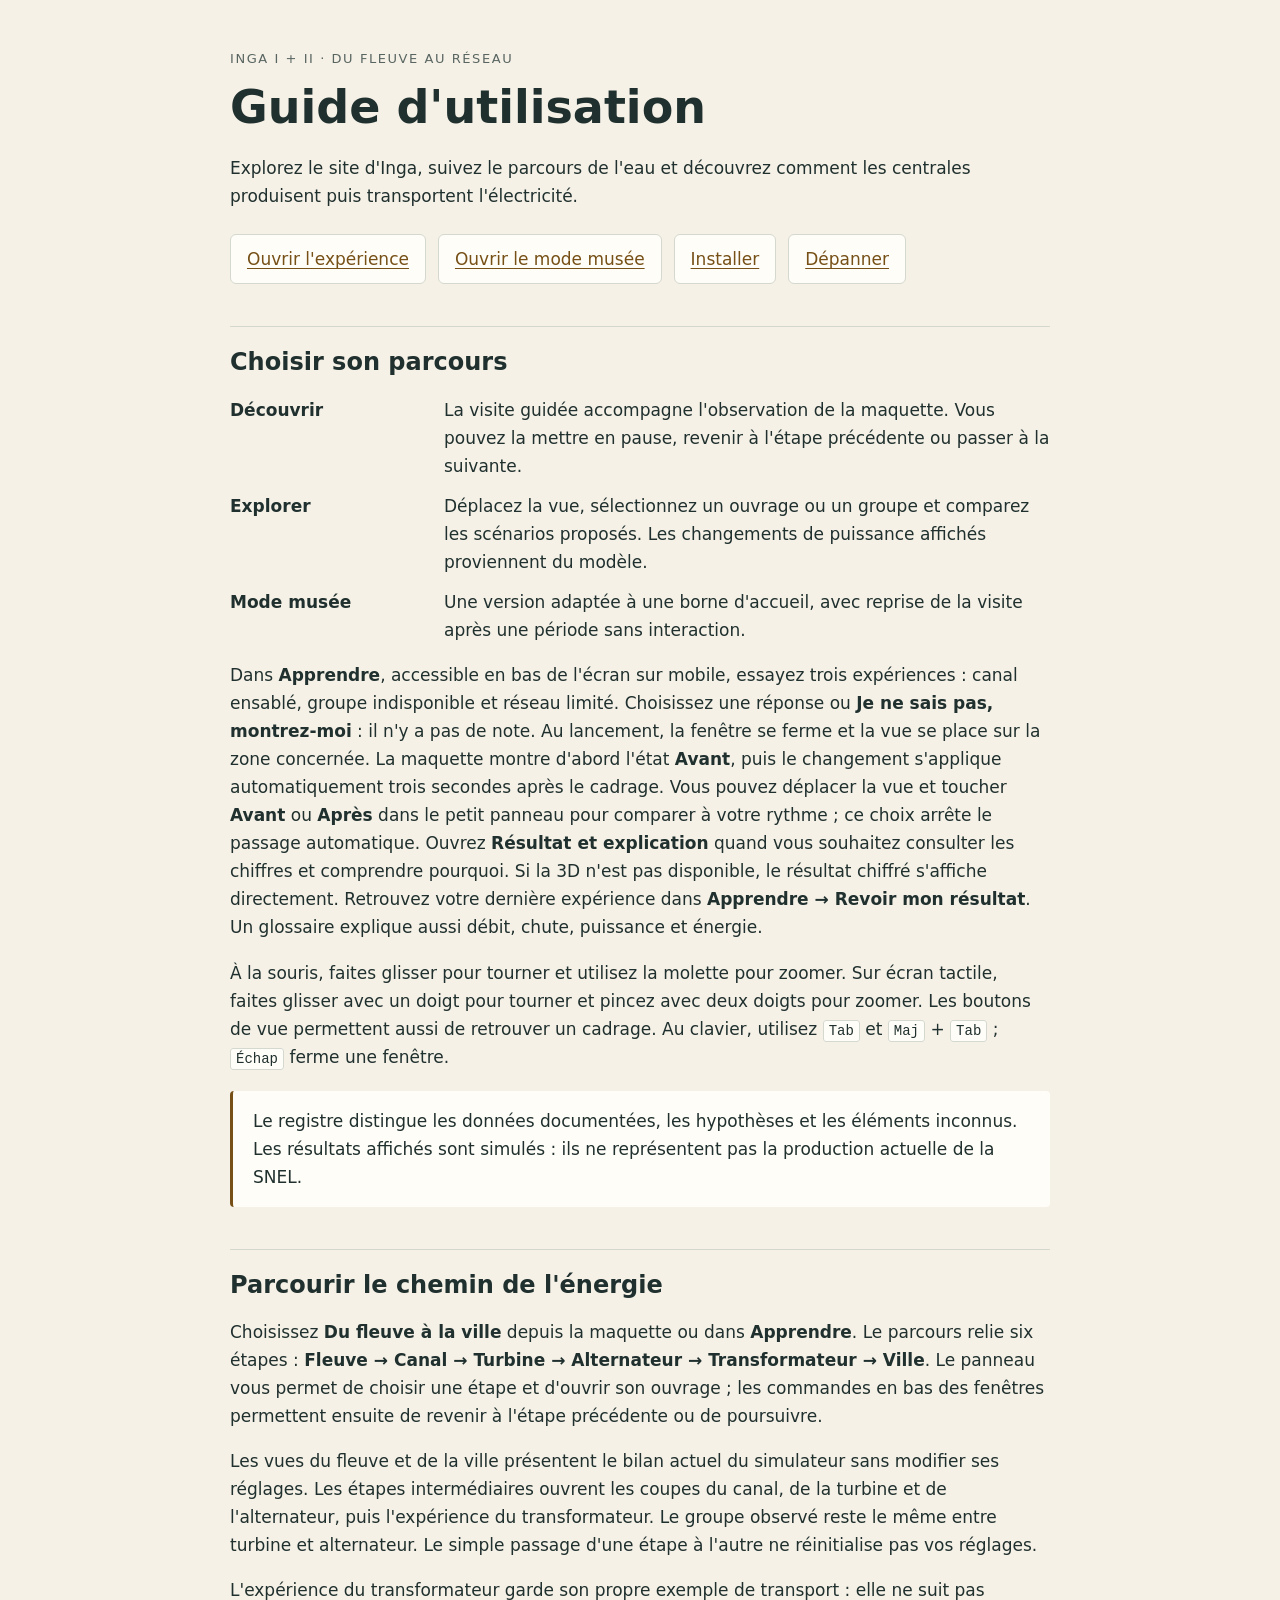
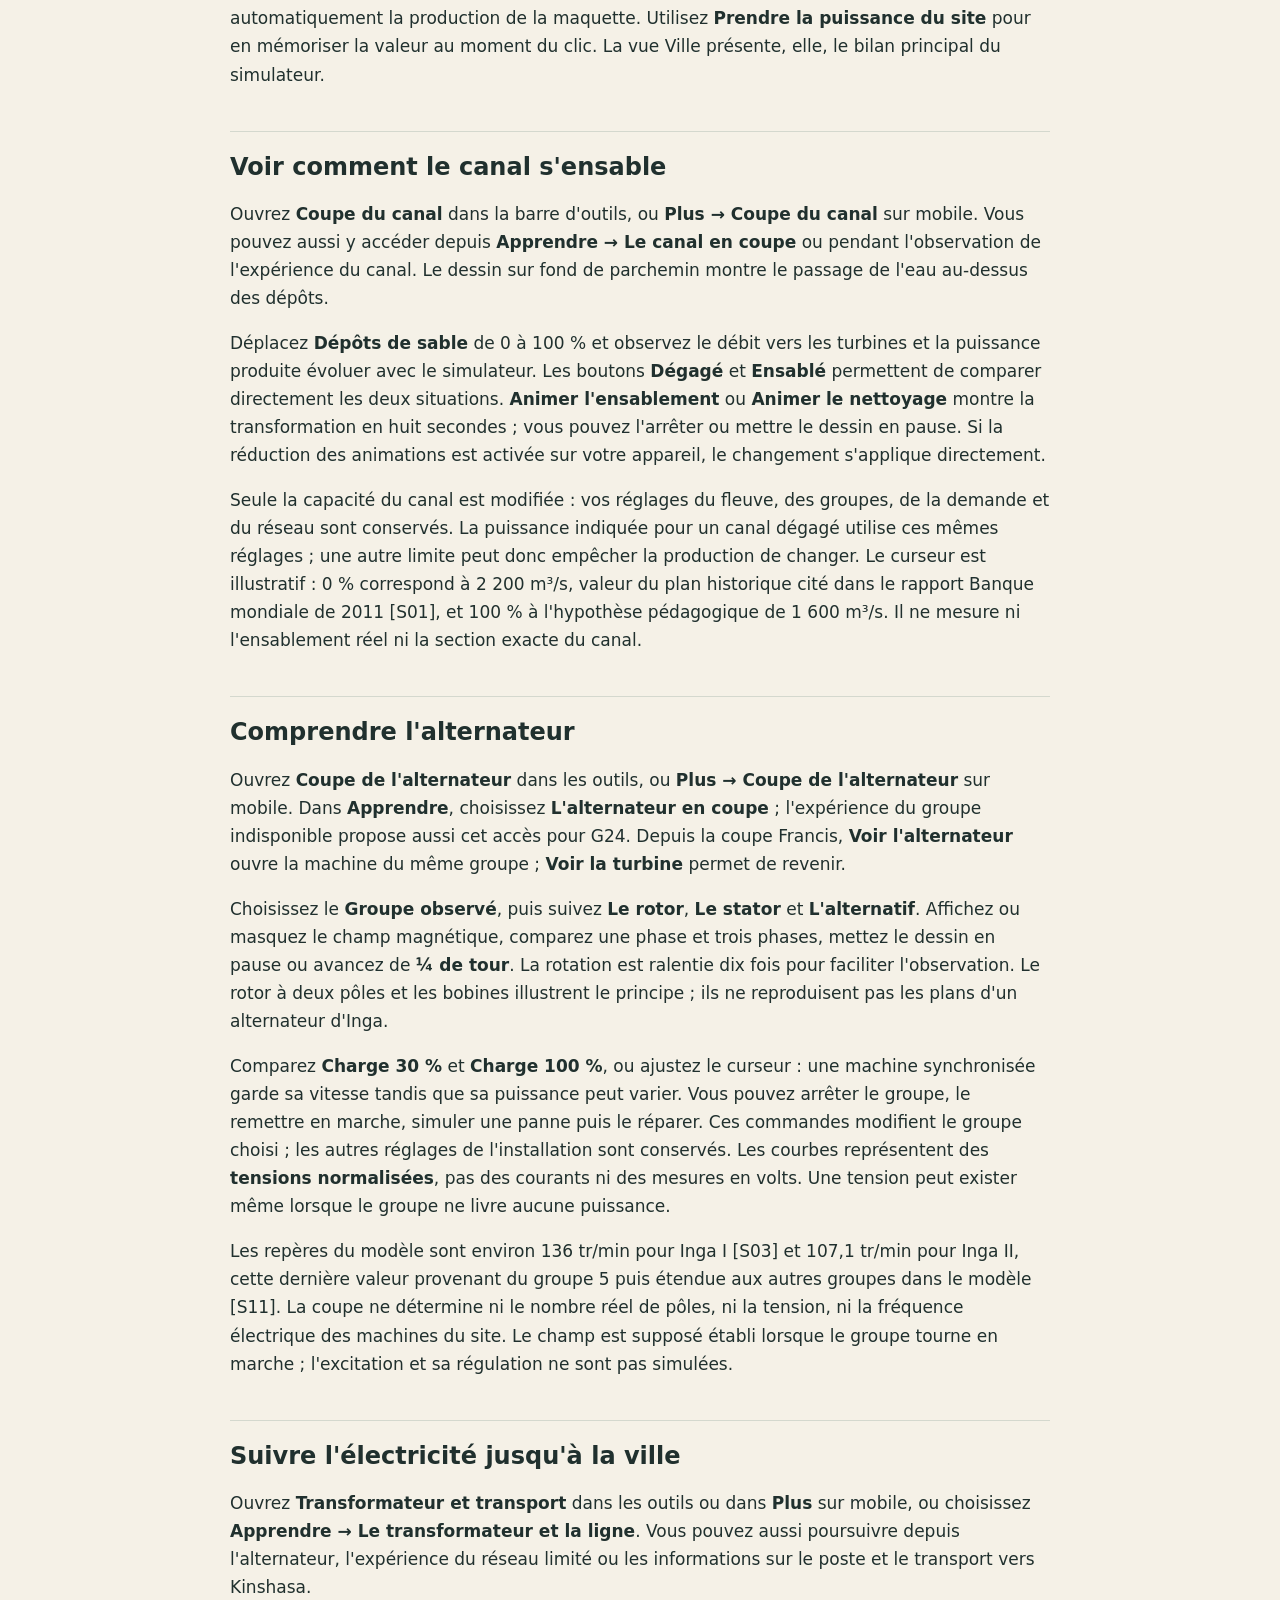
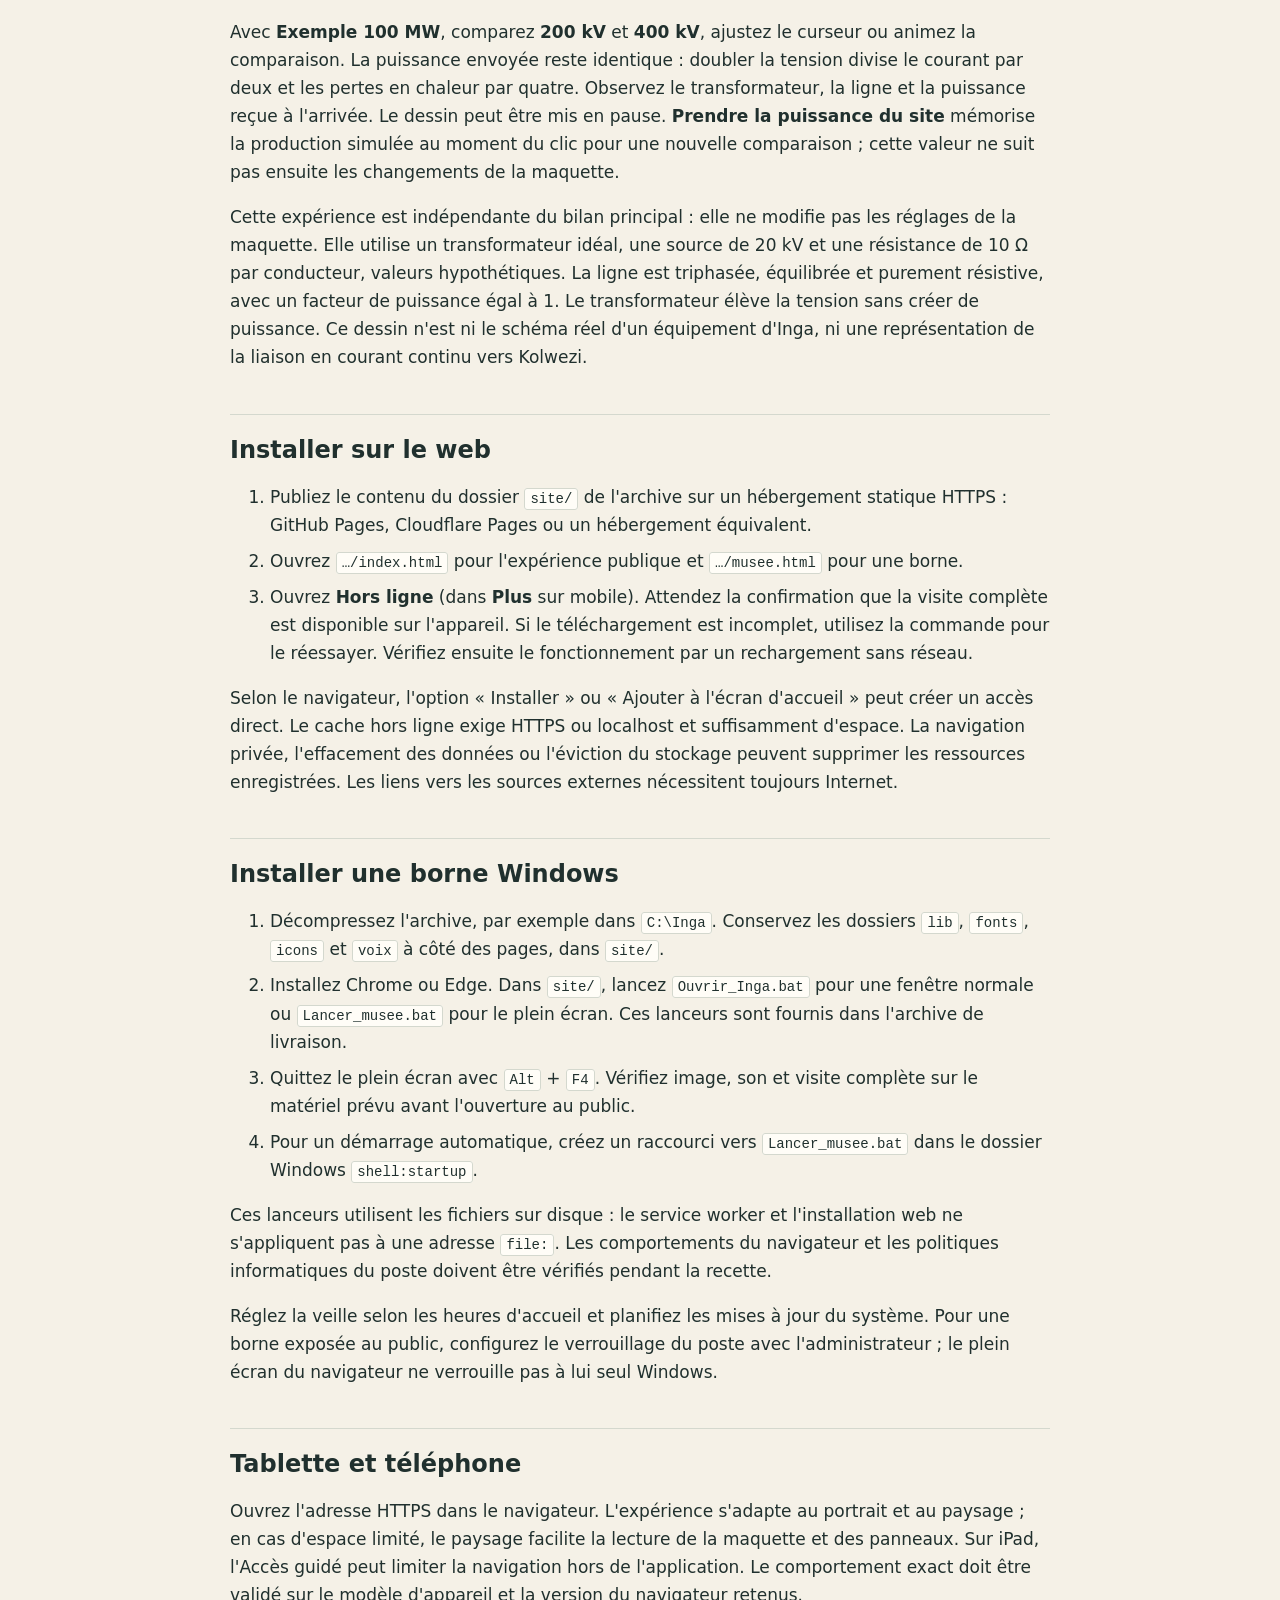
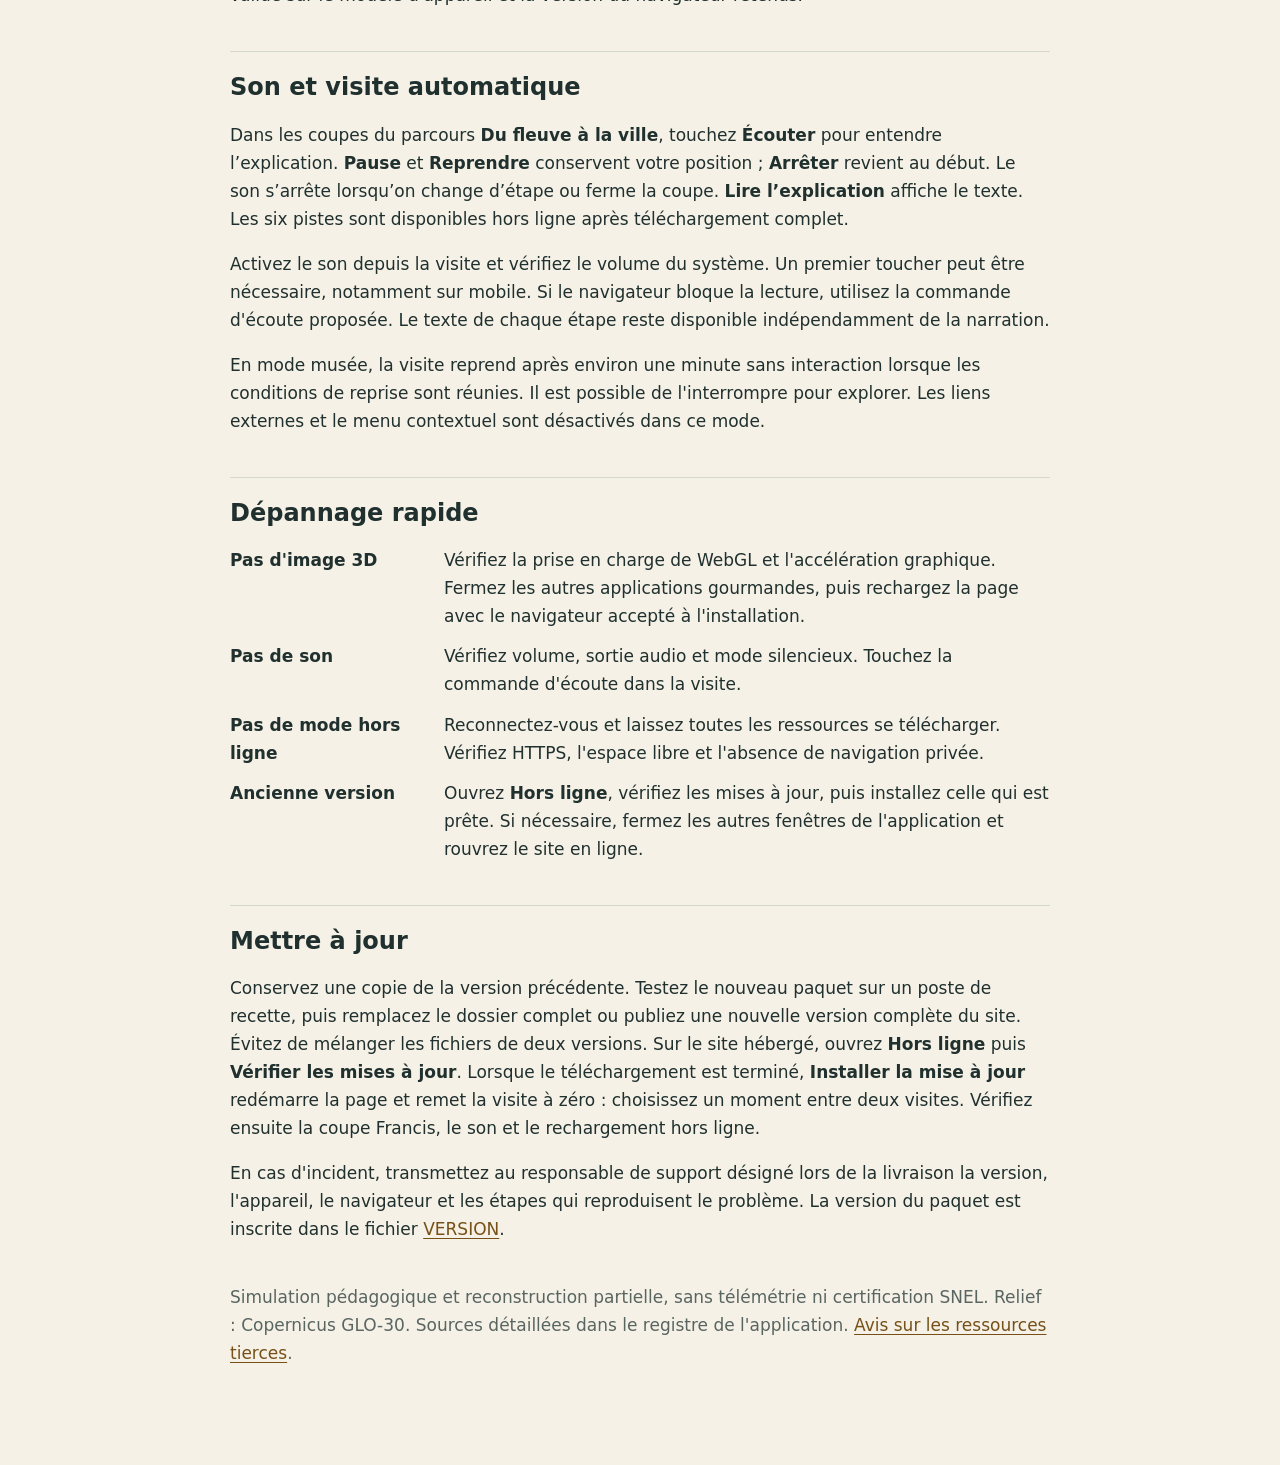
<file: LISEZMOI.html>
<!doctype html>
<html lang="fr"><head><meta charset="utf-8"><meta name="viewport" content="width=device-width,initial-scale=1">
<title>Inga Interactive · Guide d'utilisation</title>
<style>
:root{color-scheme:light dark;--bg:#f5f1e7;--ink:#20302e;--mut:#596561;--line:#d4d8ce;--acc:#765017;--card:#fffdf7}
@media(prefers-color-scheme:dark){:root{--bg:#111c1d;--ink:#eceadf;--mut:#afbcb6;--line:#354849;--acc:#edc77e;--card:#19282a}}
*{box-sizing:border-box}body{margin:0;background:var(--bg);color:var(--ink);font:17px/1.65 system-ui,-apple-system,"Segoe UI",sans-serif}main{max-width:860px;margin:auto;padding:48px 20px 80px}h1{font-size:clamp(30px,6vw,46px);line-height:1.15;margin:12px 0 20px}h2{font-size:24px;line-height:1.3;margin:42px 0 12px;padding-top:20px;border-top:1px solid var(--line)}a{color:var(--acc);text-underline-offset:.2em}a:focus-visible{outline:3px solid var(--acc);outline-offset:5px}.k{font-size:13px;letter-spacing:.12em;text-transform:uppercase;color:var(--mut)}.m,small{color:var(--mut)}nav{display:flex;flex-wrap:wrap;gap:12px;margin:24px 0}nav a{padding:10px 16px;border:1px solid var(--line);border-radius:6px;background:var(--card)}code,kbd{font:14px ui-monospace,Consolas,monospace;background:var(--card);border:1px solid var(--line);border-radius:3px;padding:2px 5px;overflow-wrap:anywhere}.box{background:var(--card);border-left:3px solid var(--acc);border-radius:4px;padding:16px 20px;margin:20px 0}li{margin:8px 0}dl{display:grid;grid-template-columns:minmax(120px,1fr) 3fr;gap:12px}dt{font-weight:650}dd{margin:0}@media(max-width:550px){dl{display:block}dt{margin-top:20px}dd{margin-top:4px}}
@media print{nav{display:none}body{font-size:11pt}main{padding:0}h2{break-after:avoid}.box{break-inside:avoid}}
</style></head><body><main>
<div class="k">Inga I + II · Du fleuve au réseau</div>
<h1>Guide d'utilisation</h1>
<p>Explorez le site d'Inga, suivez le parcours de l'eau et découvrez comment les centrales produisent puis transportent l'électricité.</p>
<nav aria-label="Accès à l'expérience"><a href="index.html">Ouvrir l'expérience</a><a href="musee.html">Ouvrir le mode musée</a><a href="#installation">Installer</a><a href="#depannage">Dépanner</a></nav>

<h2>Choisir son parcours</h2>
<dl><dt>Découvrir</dt><dd>La visite guidée accompagne l'observation de la maquette. Vous pouvez la mettre en pause, revenir à l'étape précédente ou passer à la suivante.</dd>
<dt>Explorer</dt><dd>Déplacez la vue, sélectionnez un ouvrage ou un groupe et comparez les scénarios proposés. Les changements de puissance affichés proviennent du modèle.</dd>
<dt>Mode musée</dt><dd>Une version adaptée à une borne d'accueil, avec reprise de la visite après une période sans interaction.</dd></dl>
<p>Dans <b>Apprendre</b>, accessible en bas de l'écran sur mobile, essayez trois expériences : canal ensablé, groupe indisponible et réseau limité. Choisissez une réponse ou <b>Je ne sais pas, montrez-moi</b> : il n'y a pas de note. Au lancement, la fenêtre se ferme et la vue se place sur la zone concernée. La maquette montre d'abord l'état <b>Avant</b>, puis le changement s'applique automatiquement trois secondes après le cadrage. Vous pouvez déplacer la vue et toucher <b>Avant</b> ou <b>Après</b> dans le petit panneau pour comparer à votre rythme ; ce choix arrête le passage automatique. Ouvrez <b>Résultat et explication</b> quand vous souhaitez consulter les chiffres et comprendre pourquoi. Si la 3D n'est pas disponible, le résultat chiffré s'affiche directement. Retrouvez votre dernière expérience dans <b>Apprendre → Revoir mon résultat</b>. Un glossaire explique aussi débit, chute, puissance et énergie.</p>
<p>À la souris, faites glisser pour tourner et utilisez la molette pour zoomer. Sur écran tactile, faites glisser avec un doigt pour tourner et pincez avec deux doigts pour zoomer. Les boutons de vue permettent aussi de retrouver un cadrage. Au clavier, utilisez <kbd>Tab</kbd> et <kbd>Maj</kbd> + <kbd>Tab</kbd> ; <kbd>Échap</kbd> ferme une fenêtre.</p>
<div class="box">Le registre distingue les données documentées, les hypothèses et les éléments inconnus. Les résultats affichés sont simulés : ils ne représentent pas la production actuelle de la SNEL.</div>

<h2>Parcourir le chemin de l'énergie</h2>
<p>Choisissez <b>Du fleuve à la ville</b> depuis la maquette ou dans <b>Apprendre</b>. Le parcours relie six étapes : <b>Fleuve → Canal → Turbine → Alternateur → Transformateur → Ville</b>. Le panneau vous permet de choisir une étape et d'ouvrir son ouvrage ; les commandes en bas des fenêtres permettent ensuite de revenir à l'étape précédente ou de poursuivre.</p>
<p>Les vues du fleuve et de la ville présentent le bilan actuel du simulateur sans modifier ses réglages. Les étapes intermédiaires ouvrent les coupes du canal, de la turbine et de l'alternateur, puis l'expérience du transformateur. Le groupe observé reste le même entre turbine et alternateur. Le simple passage d'une étape à l'autre ne réinitialise pas vos réglages.</p>
<p>L'expérience du transformateur garde son propre exemple de transport : elle ne suit pas automatiquement la production de la maquette. Utilisez <b>Prendre la puissance du site</b> pour en mémoriser la valeur au moment du clic. La vue Ville présente, elle, le bilan principal du simulateur.</p>

<h2>Voir comment le canal s'ensable</h2>
<p>Ouvrez <b>Coupe du canal</b> dans la barre d'outils, ou <b>Plus → Coupe du canal</b> sur mobile. Vous pouvez aussi y accéder depuis <b>Apprendre → Le canal en coupe</b> ou pendant l'observation de l'expérience du canal. Le dessin sur fond de parchemin montre le passage de l'eau au-dessus des dépôts.</p>
<p>Déplacez <b>Dépôts de sable</b> de 0 à 100 % et observez le débit vers les turbines et la puissance produite évoluer avec le simulateur. Les boutons <b>Dégagé</b> et <b>Ensablé</b> permettent de comparer directement les deux situations. <b>Animer l'ensablement</b> ou <b>Animer le nettoyage</b> montre la transformation en huit secondes ; vous pouvez l'arrêter ou mettre le dessin en pause. Si la réduction des animations est activée sur votre appareil, le changement s'applique directement.</p>
<p>Seule la capacité du canal est modifiée : vos réglages du fleuve, des groupes, de la demande et du réseau sont conservés. La puissance indiquée pour un canal dégagé utilise ces mêmes réglages ; une autre limite peut donc empêcher la production de changer. Le curseur est illustratif : 0 % correspond à 2 200 m³/s, valeur du plan historique cité dans le rapport Banque mondiale de 2011 [S01], et 100 % à l'hypothèse pédagogique de 1 600 m³/s. Il ne mesure ni l'ensablement réel ni la section exacte du canal.</p>

<h2>Comprendre l'alternateur</h2>
<p>Ouvrez <b>Coupe de l'alternateur</b> dans les outils, ou <b>Plus → Coupe de l'alternateur</b> sur mobile. Dans <b>Apprendre</b>, choisissez <b>L'alternateur en coupe</b> ; l'expérience du groupe indisponible propose aussi cet accès pour G24. Depuis la coupe Francis, <b>Voir l'alternateur</b> ouvre la machine du même groupe ; <b>Voir la turbine</b> permet de revenir.</p>
<p>Choisissez le <b>Groupe observé</b>, puis suivez <b>Le rotor</b>, <b>Le stator</b> et <b>L'alternatif</b>. Affichez ou masquez le champ magnétique, comparez une phase et trois phases, mettez le dessin en pause ou avancez de <b>¼ de tour</b>. La rotation est ralentie dix fois pour faciliter l'observation. Le rotor à deux pôles et les bobines illustrent le principe ; ils ne reproduisent pas les plans d'un alternateur d'Inga.</p>
<p>Comparez <b>Charge 30 %</b> et <b>Charge 100 %</b>, ou ajustez le curseur : une machine synchronisée garde sa vitesse tandis que sa puissance peut varier. Vous pouvez arrêter le groupe, le remettre en marche, simuler une panne puis le réparer. Ces commandes modifient le groupe choisi ; les autres réglages de l'installation sont conservés. Les courbes représentent des <b>tensions normalisées</b>, pas des courants ni des mesures en volts. Une tension peut exister même lorsque le groupe ne livre aucune puissance.</p>
<p>Les repères du modèle sont environ 136 tr/min pour Inga I [S03] et 107,1 tr/min pour Inga II, cette dernière valeur provenant du groupe 5 puis étendue aux autres groupes dans le modèle [S11]. La coupe ne détermine ni le nombre réel de pôles, ni la tension, ni la fréquence électrique des machines du site. Le champ est supposé établi lorsque le groupe tourne en marche ; l'excitation et sa régulation ne sont pas simulées.</p>

<h2>Suivre l'électricité jusqu'à la ville</h2>
<p>Ouvrez <b>Transformateur et transport</b> dans les outils ou dans <b>Plus</b> sur mobile, ou choisissez <b>Apprendre → Le transformateur et la ligne</b>. Vous pouvez aussi poursuivre depuis l'alternateur, l'expérience du réseau limité ou les informations sur le poste et le transport vers Kinshasa.</p>
<p>Avec <b>Exemple 100 MW</b>, comparez <b>200 kV</b> et <b>400 kV</b>, ajustez le curseur ou animez la comparaison. La puissance envoyée reste identique : doubler la tension divise le courant par deux et les pertes en chaleur par quatre. Observez le transformateur, la ligne et la puissance reçue à l'arrivée. Le dessin peut être mis en pause. <b>Prendre la puissance du site</b> mémorise la production simulée au moment du clic pour une nouvelle comparaison ; cette valeur ne suit pas ensuite les changements de la maquette.</p>
<p>Cette expérience est indépendante du bilan principal : elle ne modifie pas les réglages de la maquette. Elle utilise un transformateur idéal, une source de 20 kV et une résistance de 10 Ω par conducteur, valeurs hypothétiques. La ligne est triphasée, équilibrée et purement résistive, avec un facteur de puissance égal à 1. Le transformateur élève la tension sans créer de puissance. Ce dessin n'est ni le schéma réel d'un équipement d'Inga, ni une représentation de la liaison en courant continu vers Kolwezi.</p>

<h2 id="installation">Installer sur le web</h2>
<ol><li>Publiez le contenu du dossier <code>site/</code> de l'archive sur un hébergement statique HTTPS : GitHub Pages, Cloudflare Pages ou un hébergement équivalent.</li><li>Ouvrez <code>…/index.html</code> pour l'expérience publique et <code>…/musee.html</code> pour une borne.</li><li>Ouvrez <b>Hors ligne</b> (dans <b>Plus</b> sur mobile). Attendez la confirmation que la visite complète est disponible sur l'appareil. Si le téléchargement est incomplet, utilisez la commande pour le réessayer. Vérifiez ensuite le fonctionnement par un rechargement sans réseau.</li></ol>
<p>Selon le navigateur, l'option « Installer » ou « Ajouter à l'écran d'accueil » peut créer un accès direct. Le cache hors ligne exige HTTPS ou localhost et suffisamment d'espace. La navigation privée, l'effacement des données ou l'éviction du stockage peuvent supprimer les ressources enregistrées. Les liens vers les sources externes nécessitent toujours Internet.</p>

<h2>Installer une borne Windows</h2>
<ol><li>Décompressez l'archive, par exemple dans <code>C:\Inga</code>. Conservez les dossiers <code>lib</code>, <code>fonts</code>, <code>icons</code> et <code>voix</code> à côté des pages, dans <code>site/</code>.</li><li>Installez Chrome ou Edge. Dans <code>site/</code>, lancez <code>Ouvrir_Inga.bat</code> pour une fenêtre normale ou <code>Lancer_musee.bat</code> pour le plein écran. Ces lanceurs sont fournis dans l'archive de livraison.</li><li>Quittez le plein écran avec <kbd>Alt</kbd> + <kbd>F4</kbd>. Vérifiez image, son et visite complète sur le matériel prévu avant l'ouverture au public.</li><li>Pour un démarrage automatique, créez un raccourci vers <code>Lancer_musee.bat</code> dans le dossier Windows <code>shell:startup</code>.</li></ol>
<p>Ces lanceurs utilisent les fichiers sur disque : le service worker et l'installation web ne s'appliquent pas à une adresse <code>file:</code>. Les comportements du navigateur et les politiques informatiques du poste doivent être vérifiés pendant la recette.</p>
<p>Réglez la veille selon les heures d'accueil et planifiez les mises à jour du système. Pour une borne exposée au public, configurez le verrouillage du poste avec l'administrateur ; le plein écran du navigateur ne verrouille pas à lui seul Windows.</p>

<h2>Tablette et téléphone</h2>
<p>Ouvrez l'adresse HTTPS dans le navigateur. L'expérience s'adapte au portrait et au paysage ; en cas d'espace limité, le paysage facilite la lecture de la maquette et des panneaux. Sur iPad, l'Accès guidé peut limiter la navigation hors de l'application. Le comportement exact doit être validé sur le modèle d'appareil et la version du navigateur retenus.</p>

<h2>Son et visite automatique</h2>
<p>Dans les coupes du parcours <b>Du fleuve à la ville</b>, touchez <b>Écouter</b> pour entendre l’explication. <b>Pause</b> et <b>Reprendre</b> conservent votre position ; <b>Arrêter</b> revient au début. Le son s’arrête lorsqu’on change d’étape ou ferme la coupe. <b>Lire l’explication</b> affiche le texte. Les six pistes sont disponibles hors ligne après téléchargement complet.</p>
<p>Activez le son depuis la visite et vérifiez le volume du système. Un premier toucher peut être nécessaire, notamment sur mobile. Si le navigateur bloque la lecture, utilisez la commande d'écoute proposée. Le texte de chaque étape reste disponible indépendamment de la narration.</p>
<p>En mode musée, la visite reprend après environ une minute sans interaction lorsque les conditions de reprise sont réunies. Il est possible de l'interrompre pour explorer. Les liens externes et le menu contextuel sont désactivés dans ce mode.</p>

<h2 id="depannage">Dépannage rapide</h2>
<dl><dt>Pas d'image 3D</dt><dd>Vérifiez la prise en charge de WebGL et l'accélération graphique. Fermez les autres applications gourmandes, puis rechargez la page avec le navigateur accepté à l'installation.</dd>
<dt>Pas de son</dt><dd>Vérifiez volume, sortie audio et mode silencieux. Touchez la commande d'écoute dans la visite.</dd>
<dt>Pas de mode hors ligne</dt><dd>Reconnectez-vous et laissez toutes les ressources se télécharger. Vérifiez HTTPS, l'espace libre et l'absence de navigation privée.</dd>
<dt>Ancienne version</dt><dd>Ouvrez <b>Hors ligne</b>, vérifiez les mises à jour, puis installez celle qui est prête. Si nécessaire, fermez les autres fenêtres de l'application et rouvrez le site en ligne.</dd></dl>

<h2>Mettre à jour</h2>
<p>Conservez une copie de la version précédente. Testez le nouveau paquet sur un poste de recette, puis remplacez le dossier complet ou publiez une nouvelle version complète du site. Évitez de mélanger les fichiers de deux versions. Sur le site hébergé, ouvrez <b>Hors ligne</b> puis <b>Vérifier les mises à jour</b>. Lorsque le téléchargement est terminé, <b>Installer la mise à jour</b> redémarre la page et remet la visite à zéro : choisissez un moment entre deux visites. Vérifiez ensuite la coupe Francis, le son et le rechargement hors ligne.</p>
<p>En cas d'incident, transmettez au responsable de support désigné lors de la livraison la version, l'appareil, le navigateur et les étapes qui reproduisent le problème. La version du paquet est inscrite dans le fichier <a href="VERSION">VERSION</a>.</p>

<p class="m" style="margin-top:40px">Simulation pédagogique et reconstruction partielle, sans télémétrie ni certification SNEL. Relief : Copernicus GLO-30. Sources détaillées dans le registre de l'application. <a href="THIRD_PARTY_NOTICES.md">Avis sur les ressources tierces</a>.</p>
</main></body></html>
</file>
